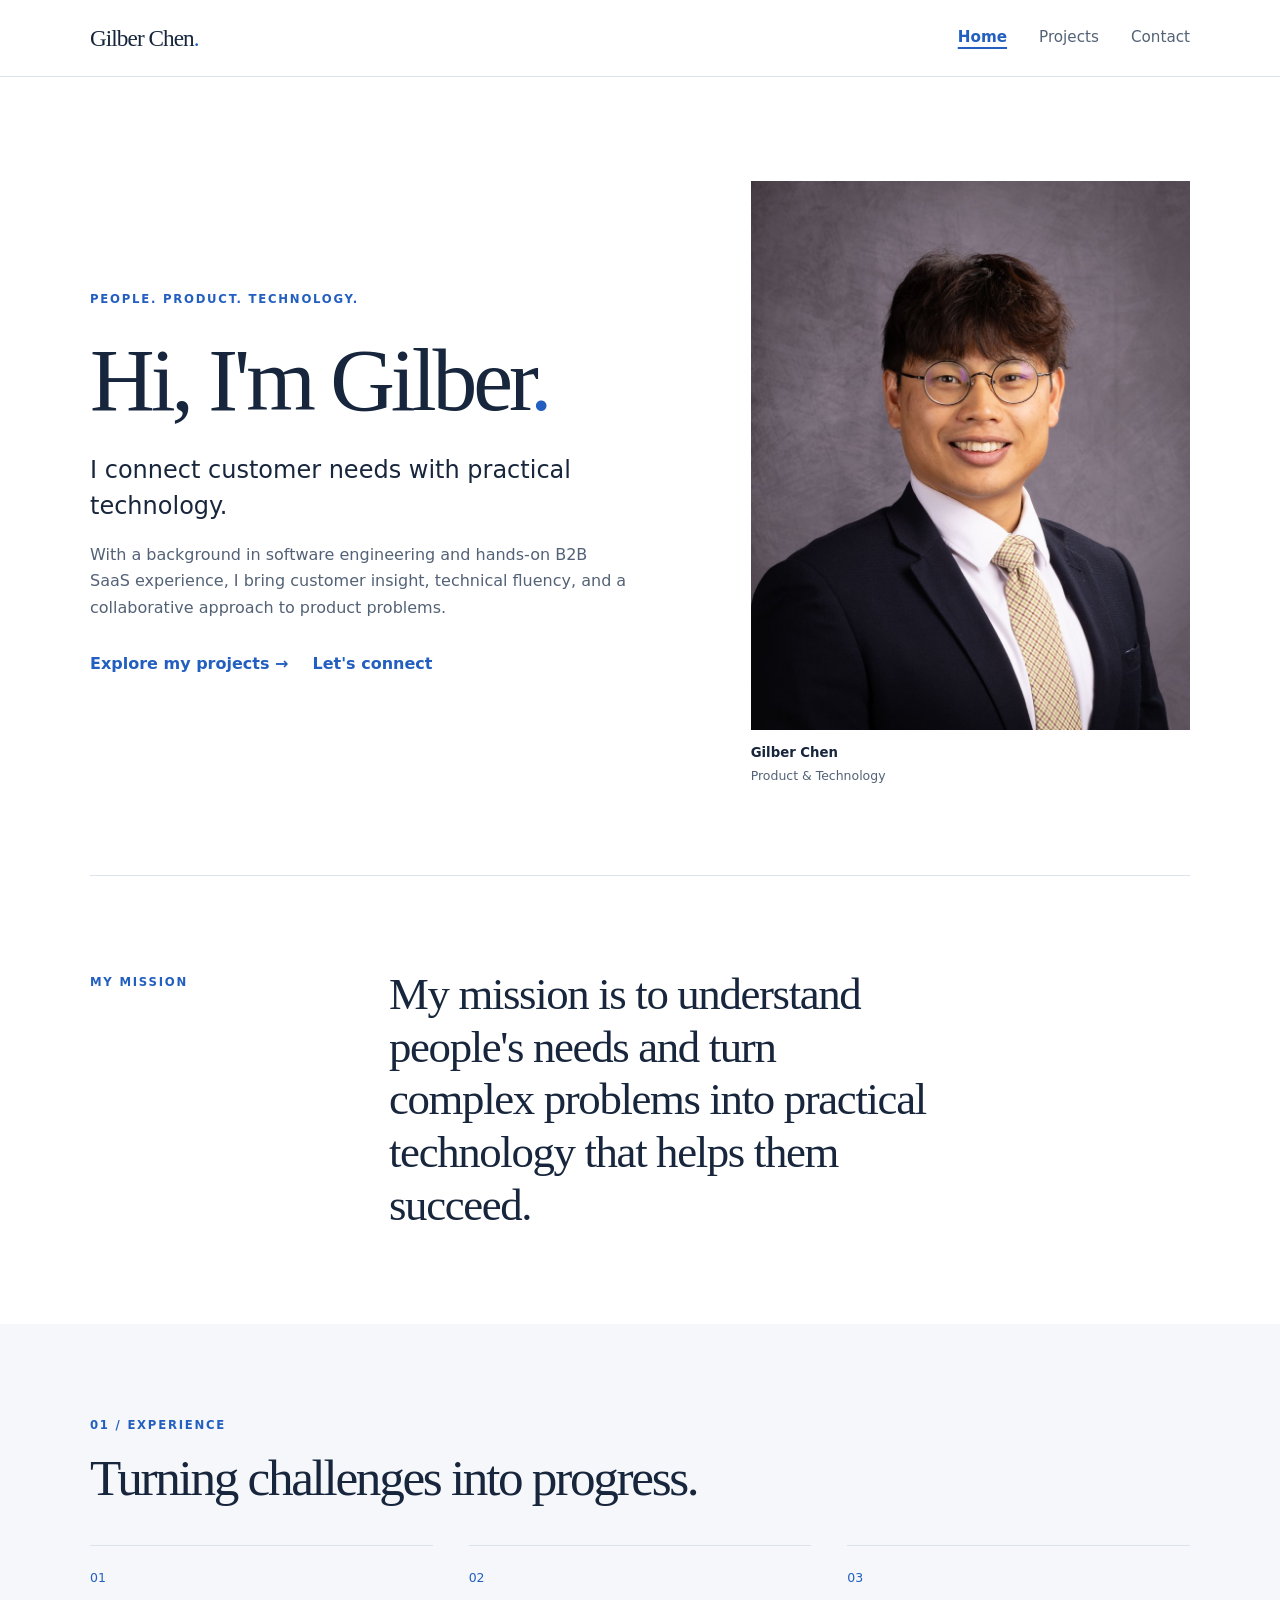
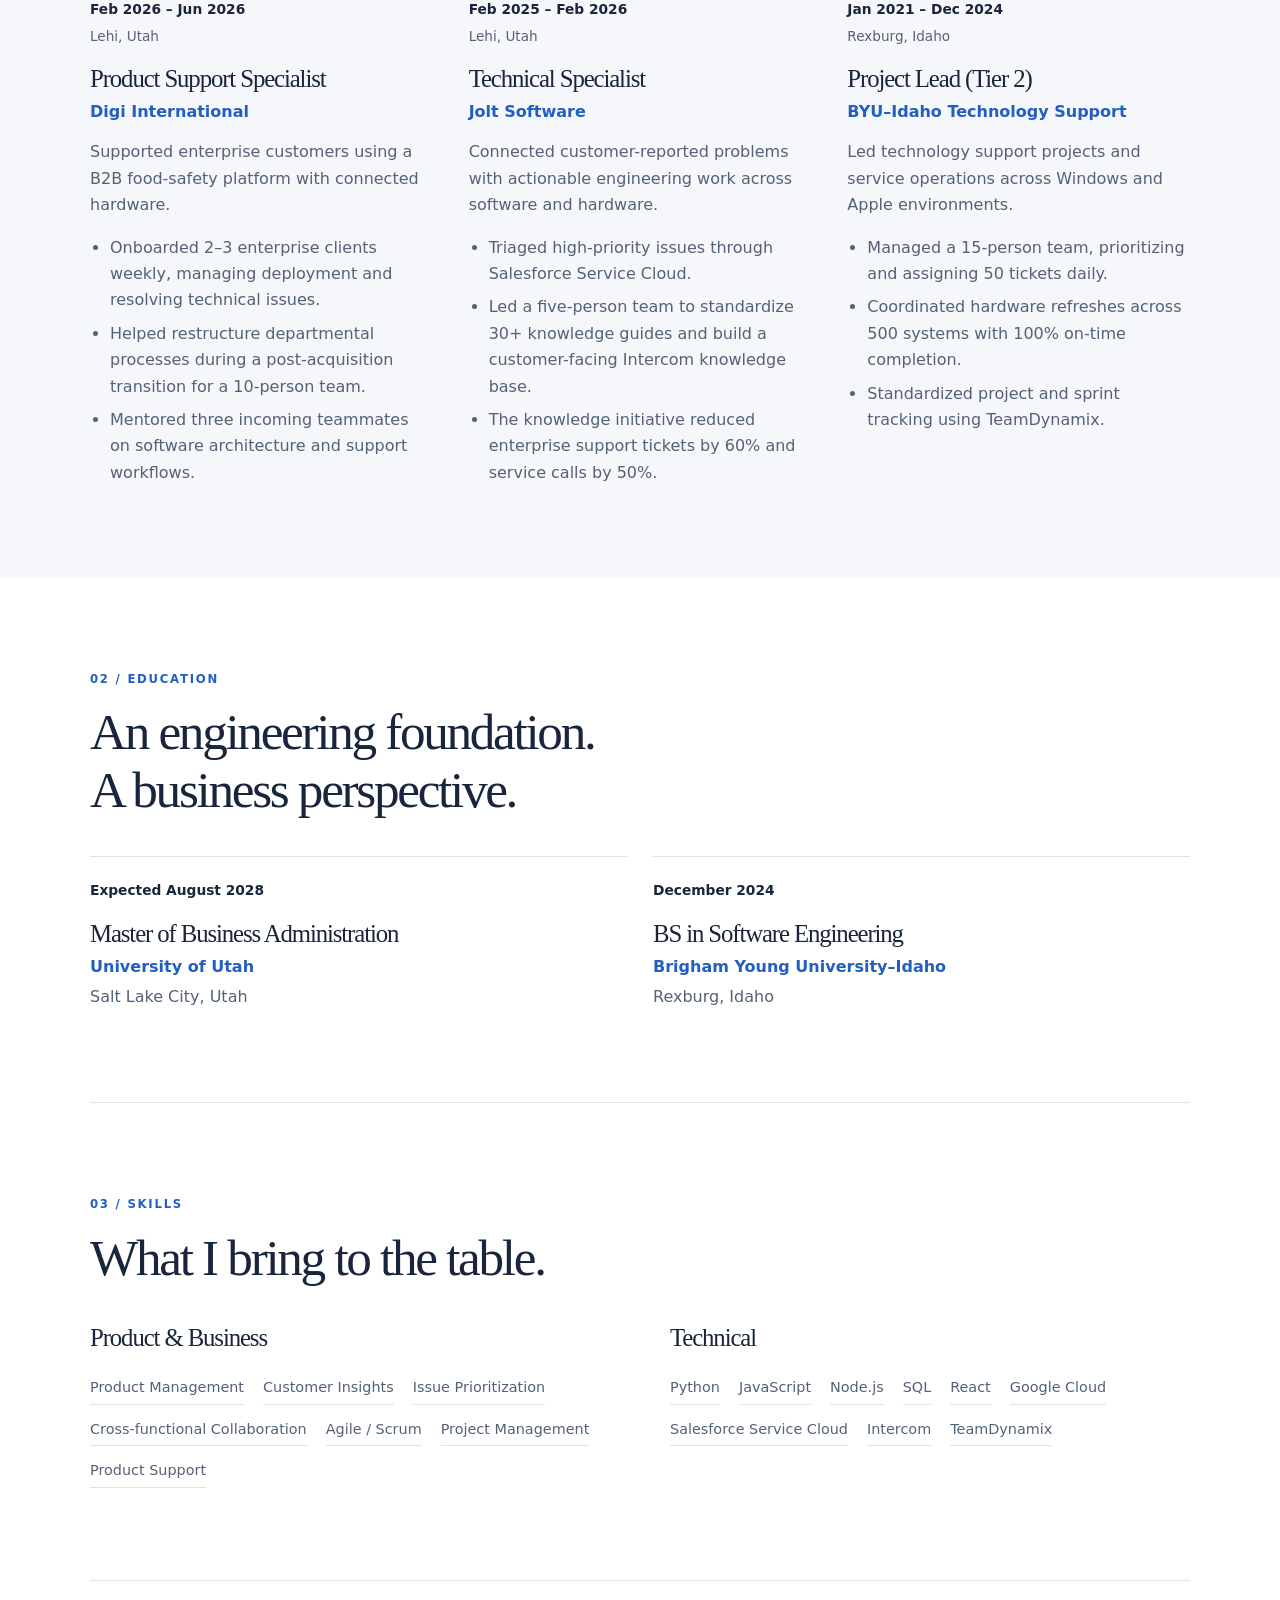
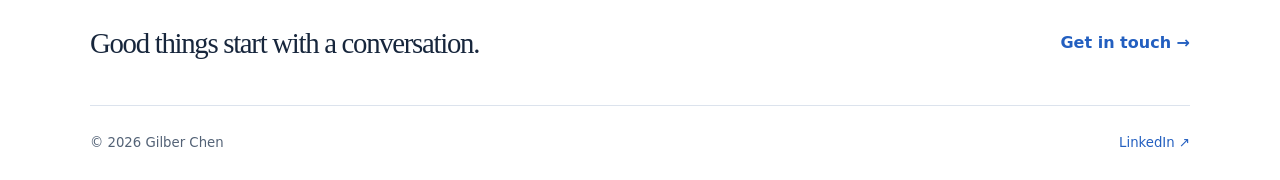
<file: index.html>
<!doctype html>
<html lang="en">
<head>
  <meta charset="utf-8">
  <meta name="viewport" content="width=device-width, initial-scale=1">
  <meta name="description" content="Meet Gilber Chen: a customer-focused professional connecting product management, technology, and practical problem solving.">
  <title>Gilber Chen | Product & Technology</title>
  <link rel="stylesheet" href="assets/styles.css">
  <script src="assets/script.js" defer></script>
</head>
<body>
  <a class="skip-link" href="#main">Skip to content</a>
  <header class="site-header"><div class="container header-inner">
    <a class="brand" href="index.html">Gilber Chen<span class="brand-dot">.</span></a>
    <nav aria-label="Main navigation"><a href="index.html" aria-current="page">Home</a><a href="projects.html">Projects</a><a href="contact.html">Contact</a></nav>
  </div></header>
  <main id="main">
    <section class="container hero" aria-labelledby="intro-title">
      <div class="hero-copy">
        <p class="eyebrow">People. Product. Technology.</p>
        <h1 id="intro-title">Hi, I'm Gilber<span class="brand-dot">.</span></h1>
        <p class="lead">I connect customer needs with practical technology.</p>
        <p>With a background in software engineering and hands-on B2B SaaS experience, I bring customer insight, technical fluency, and a collaborative approach to product problems.</p>
        <div class="actions"><a class="text-link" href="projects.html">Explore my projects <span aria-hidden="true">&rarr;</span></a><a class="text-link" href="contact.html">Let's connect</a></div>
      </div>
      <figure class="portrait"><img src="assets/gilber-chen.jpg" alt="Gilber Chen smiling, wearing glasses and a suit" width="900" height="1190" fetchpriority="high"><figcaption>Gilber Chen <span>Product &amp; Technology</span></figcaption></figure>
    </section>
    <section class="container section mission" aria-labelledby="mission-title">
      <h2 class="eyebrow" id="mission-title">My mission</h2>
      <p>My mission is to understand people's needs and turn complex problems into practical technology that helps them succeed.</p>
    </section>
    <section class="section section-tinted" aria-labelledby="experience-title"><div class="container">
      <div class="section-heading"><p class="eyebrow">01 / Experience</p><h2 id="experience-title">Turning challenges into progress.</h2></div>
      <div class="experience-list">
        <article class="experience"><div><p class="entry-number" aria-hidden="true">01</p><p class="date">Feb 2026 &ndash; Jun 2026</p><p class="location">Lehi, Utah</p></div><div><h3>Product Support Specialist</h3><p class="organization">Digi International</p><p>Supported enterprise customers using a B2B food-safety platform with connected hardware.</p><ul><li>Onboarded 2&ndash;3 enterprise clients weekly, managing deployment and resolving technical issues.</li><li>Helped restructure departmental processes during a post-acquisition transition for a 10-person team.</li><li>Mentored three incoming teammates on software architecture and support workflows.</li></ul></div></article>
        <article class="experience"><div><p class="entry-number" aria-hidden="true">02</p><p class="date">Feb 2025 &ndash; Feb 2026</p><p class="location">Lehi, Utah</p></div><div><h3>Technical Specialist</h3><p class="organization">Jolt Software</p><p>Connected customer-reported problems with actionable engineering work across software and hardware.</p><ul><li>Triaged high-priority issues through Salesforce Service Cloud.</li><li>Led a five-person team to standardize 30+ knowledge guides and build a customer-facing Intercom knowledge base.</li><li>The knowledge initiative reduced enterprise support tickets by 60% and service calls by 50%.</li></ul></div></article>
        <article class="experience"><div><p class="entry-number" aria-hidden="true">03</p><p class="date">Jan 2021 &ndash; Dec 2024</p><p class="location">Rexburg, Idaho</p></div><div><h3>Project Lead (Tier 2)</h3><p class="organization">BYU&ndash;Idaho Technology Support</p><p>Led technology support projects and service operations across Windows and Apple environments.</p><ul><li>Managed a 15-person team, prioritizing and assigning 50 tickets daily.</li><li>Coordinated hardware refreshes across 500 systems with 100% on-time completion.</li><li>Standardized project and sprint tracking using TeamDynamix.</li></ul></div></article>
      </div>
    </div></section>
    <section class="container section" aria-labelledby="education-title"><div class="section-heading"><p class="eyebrow">02 / Education</p><h2 id="education-title">An engineering foundation.<br>A business perspective.</h2></div><div class="education-grid">
      <article class="card"><p class="date">Expected August 2028</p><h3>Master of Business Administration</h3><p class="organization">University of Utah</p><p>Salt Lake City, Utah</p></article>
      <article class="card"><p class="date">December 2024</p><h3>BS in Software Engineering</h3><p class="organization">Brigham Young University&ndash;Idaho</p><p>Rexburg, Idaho</p></article>
    </div></section>
    <section class="container section skills-section" aria-labelledby="skills-title"><div class="section-heading"><p class="eyebrow">03 / Skills</p><h2 id="skills-title">What I bring to the table.</h2></div><div class="skills-grid">
      <div><h3>Product &amp; Business</h3><ul class="tags"><li>Product Management</li><li>Customer Insights</li><li>Issue Prioritization</li><li>Cross-functional Collaboration</li><li>Agile / Scrum</li><li>Project Management</li><li>Product Support</li></ul></div>
      <div><h3>Technical</h3><ul class="tags"><li>Python</li><li>JavaScript</li><li>Node.js</li><li>SQL</li><li>React</li><li>Google Cloud</li><li>Salesforce Service Cloud</li><li>Intercom</li><li>TeamDynamix</li></ul></div>
    </div></section>
    <section class="container closing"><h2>Good things start with a conversation.</h2><a class="text-link" href="contact.html">Get in touch <span aria-hidden="true">&rarr;</span></a></section>
  </main>
  <footer class="container site-footer"><p>&copy; <span data-year>2026</span> Gilber Chen</p><a href="https://www.linkedin.com/in/gilberchen/">LinkedIn <span aria-hidden="true">&nearr;</span></a></footer>
</body>
</html>
</file>
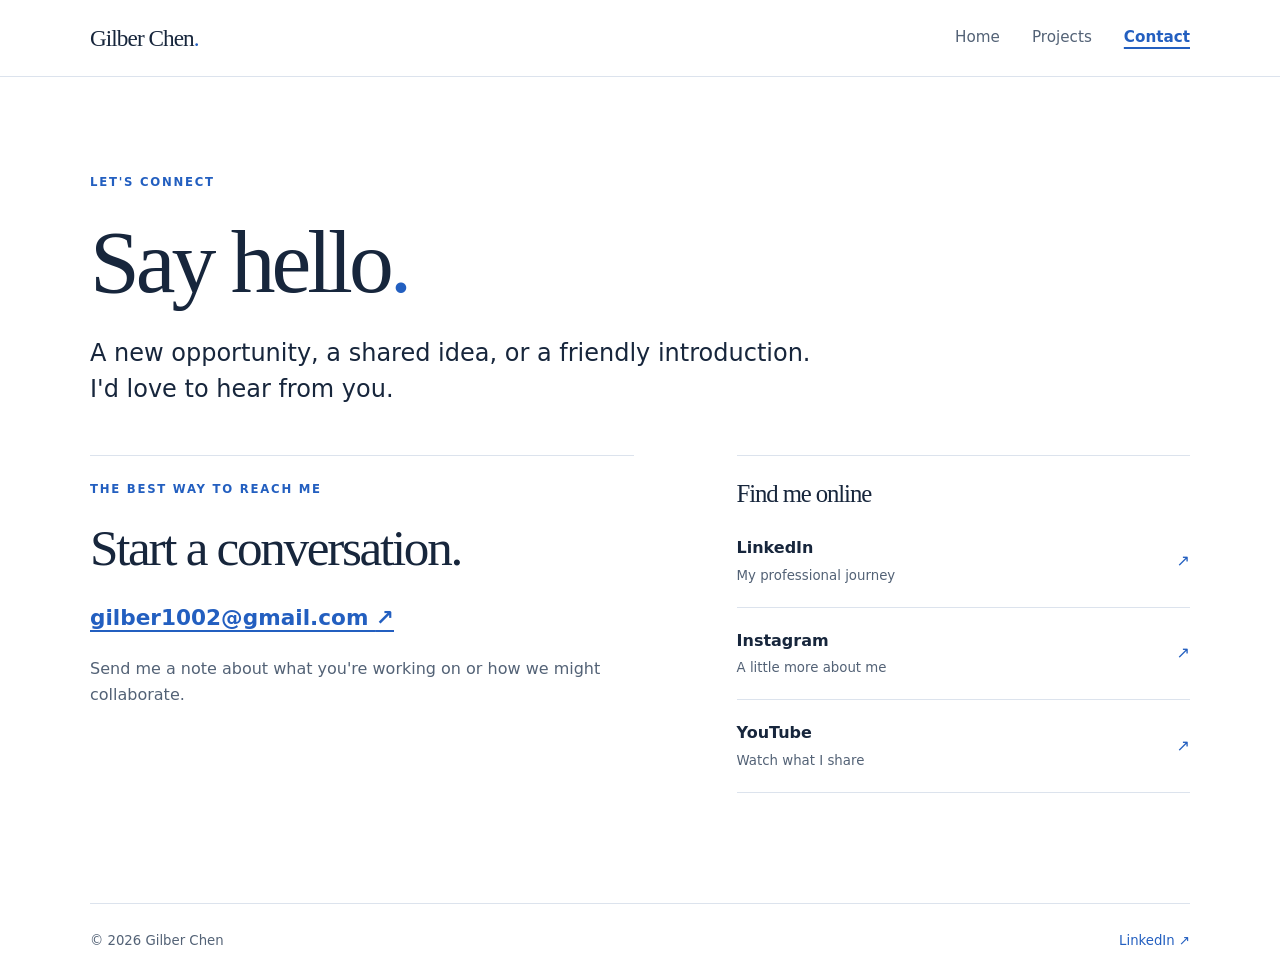
<file: contact.html>
<!doctype html>
<html lang="en">
<head>
  <meta charset="utf-8"><meta name="viewport" content="width=device-width, initial-scale=1">
  <meta name="description" content="Connect with Gilber Chen by email, LinkedIn, Instagram, or YouTube.">
  <title>Contact | Gilber Chen</title><link rel="stylesheet" href="assets/styles.css"><script src="assets/script.js" defer></script>
</head>
<body>
  <a class="skip-link" href="#main">Skip to content</a>
  <header class="site-header"><div class="container header-inner"><a class="brand" href="index.html">Gilber Chen<span class="brand-dot">.</span></a><nav aria-label="Main navigation"><a href="index.html">Home</a><a href="projects.html">Projects</a><a href="contact.html" aria-current="page">Contact</a></nav></div></header>
  <main id="main" class="container page-main">
    <div class="page-intro"><p class="eyebrow">Let's connect</p><h1>Say hello<span class="brand-dot">.</span></h1><p class="lead">A new opportunity, a shared idea, or a friendly introduction.<br>I'd love to hear from you.</p></div>
    <div class="contact-grid">
      <section class="email-section" aria-labelledby="email-title"><p class="eyebrow">The best way to reach me</p><h2 id="email-title">Start a conversation.</h2><a class="email-link" href="mailto:gilber1002@gmail.com">gilber1002@gmail.com <span aria-hidden="true">&nearr;</span></a><p>Send me a note about what you're working on or how we might collaborate.</p></section>
      <section class="social-section" aria-labelledby="social-title"><h2 id="social-title">Find me online</h2><a class="social-link" href="https://www.linkedin.com/in/gilberchen/"><span><strong>LinkedIn</strong><small>My professional journey</small></span><span aria-hidden="true">&nearr;</span></a><a class="social-link" href="https://www.instagram.com/gilbernyy/"><span><strong>Instagram</strong><small>A little more about me</small></span><span aria-hidden="true">&nearr;</span></a><a class="social-link" href="https://www.youtube.com/@Hungry_gilberny"><span><strong>YouTube</strong><small>Watch what I share</small></span><span aria-hidden="true">&nearr;</span></a></section>
    </div>
  </main>
  <footer class="container site-footer"><p>&copy; <span data-year>2026</span> Gilber Chen</p><a href="https://www.linkedin.com/in/gilberchen/">LinkedIn <span aria-hidden="true">&nearr;</span></a></footer>
</body>
</html>
</file>
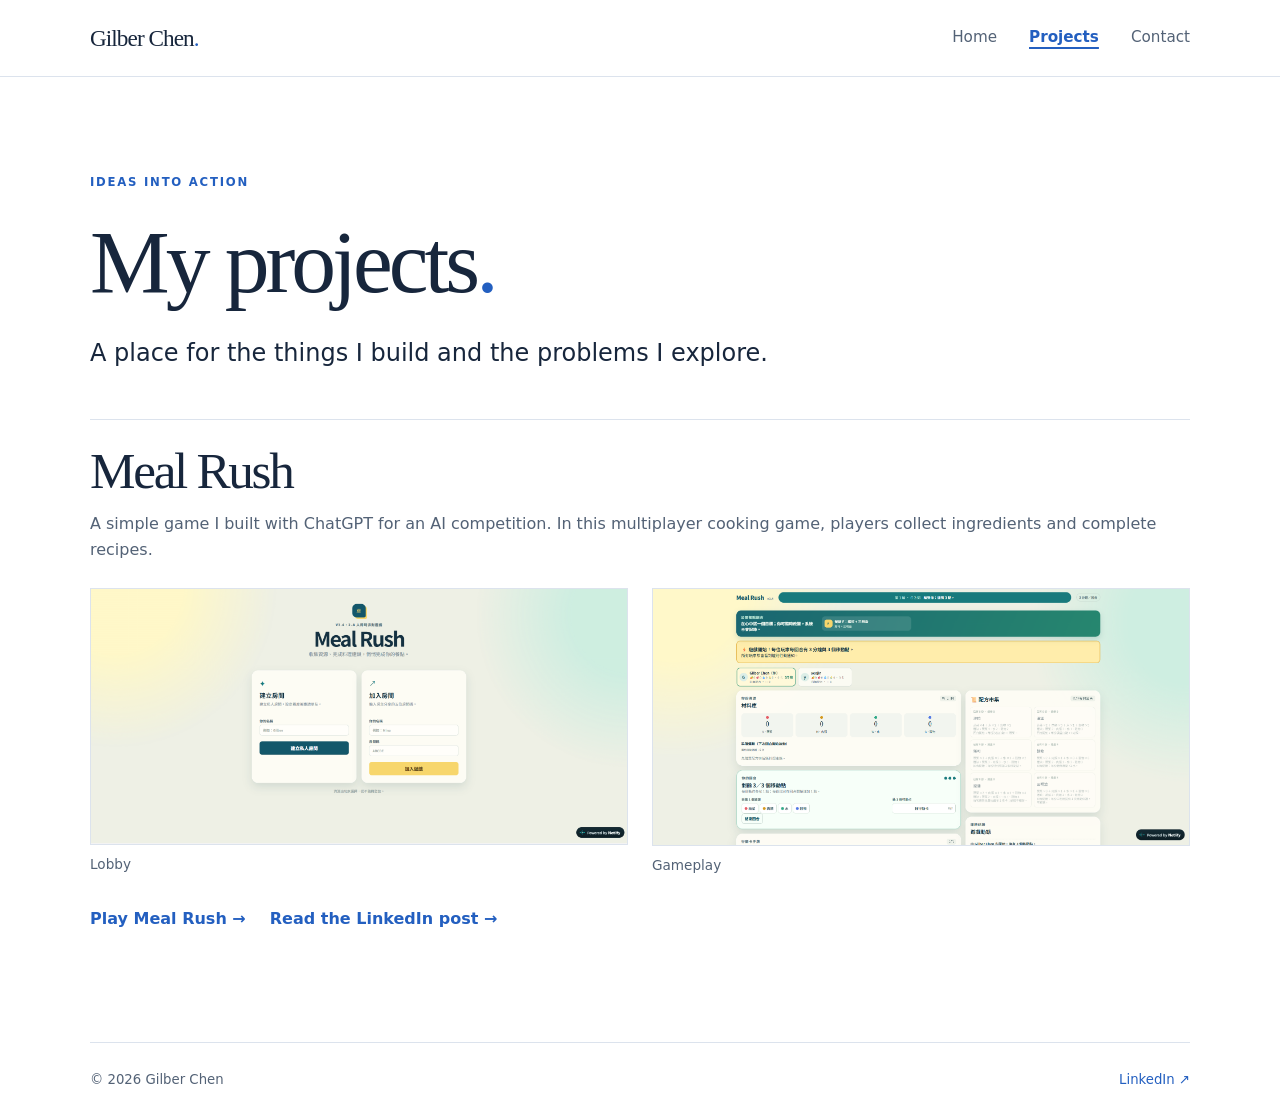
<file: projects.html>
<!doctype html>
<html lang="en">
<head>
  <meta charset="utf-8"><meta name="viewport" content="width=device-width, initial-scale=1">
  <meta name="description" content="Projects by Gilber Chen. A growing collection of product and technology work.">
  <title>Projects | Gilber Chen</title><link rel="stylesheet" href="assets/styles.css"><script src="assets/script.js" defer></script>
</head>
<body>
  <a class="skip-link" href="#main">Skip to content</a>
  <header class="site-header"><div class="container header-inner"><a class="brand" href="index.html">Gilber Chen<span class="brand-dot">.</span></a><nav aria-label="Main navigation"><a href="index.html">Home</a><a href="projects.html" aria-current="page">Projects</a><a href="contact.html">Contact</a></nav></div></header>
  <main id="main" class="container page-main">
    <div class="page-intro"><p class="eyebrow">Ideas into action</p><h1>My projects<span class="brand-dot">.</span></h1><p class="lead">A place for the things I build and the problems I explore.</p></div>
    <section class="project-grid" aria-label="Projects">
      <article class="card featured-project">
        <h2>Meal Rush</h2>
        <p>A simple game I built with ChatGPT for an AI competition. In this multiplayer cooking game, players collect ingredients and complete recipes.</p>
        <div class="project-screenshots">
          <figure><img src="assets/meal-rush-lobby.png" alt="Meal Rush lobby with options to create or join a private room" width="1902" height="906" loading="lazy"><figcaption>Lobby</figcaption></figure>
          <figure><img src="assets/meal-rush-gameplay.png" alt="Meal Rush gameplay showing ingredients, action points, and the recipe market" width="1879" height="897" loading="lazy"><figcaption>Gameplay</figcaption></figure>
        </div>
        <div class="actions">
          <a class="text-link" href="https://lnkd.in/gX_KnEVm">Play Meal Rush <span aria-hidden="true">&rarr;</span></a>
          <a class="text-link" href="https://www.linkedin.com/posts/gilberchen_meal-rush-activity-7518408395360727040-BAwe">Read the LinkedIn post <span aria-hidden="true">&rarr;</span></a>
        </div>
      </article>
    </section>
  </main>
  <footer class="container site-footer"><p>&copy; <span data-year>2026</span> Gilber Chen</p><a href="https://www.linkedin.com/in/gilberchen/">LinkedIn <span aria-hidden="true">&nearr;</span></a></footer>
</body>
</html>
</file>
<file: assets/styles.css>
:root { --ink: #17263c; --muted: #536276; --blue: #235fc0; --line: #dce3ed; --pale: #f5f7fa; --display: Georgia, "Times New Roman", serif; }
* { box-sizing: border-box; }
html { scroll-behavior: smooth; }
body { margin: 0; background: #fff; color: var(--ink); font-family: system-ui, -apple-system, BlinkMacSystemFont, "Segoe UI", sans-serif; line-height: 1.65; display: flex; flex-direction: column; min-height: 100vh; }
main { flex: 1; }
a { color: var(--blue); text-underline-offset: 5px; }
a:hover { text-decoration: underline; }
a:focus-visible { outline: 3px solid var(--blue); outline-offset: 5px; border-radius: 3px; }
h1, h2, h3, p, figure { margin: 0; }
h1, h2, h3 { font-family: var(--display); font-weight: 400; line-height: 1.12; letter-spacing: -.045em; }
h1 { font-size: clamp(3rem, 7vw, 6.4rem); }
h2 { font-size: clamp(2rem, 4vw, 3.45rem); }
h3 { font-size: 1.55rem; }
p { color: var(--muted); }
.container { width: min(1100px, calc(100% - 64px)); margin-inline: auto; }
.site-header { border-bottom: 1px solid var(--line); }
.header-inner { display: flex; justify-content: space-between; align-items: center; min-height: 76px; gap: 24px; }
.brand { color: var(--ink); font-family: var(--display); font-size: 1.45rem; letter-spacing: -.04em; text-decoration: none; white-space: nowrap; }
.brand-dot { color: var(--blue); }
nav { display: flex; gap: 32px; }
nav a { color: var(--muted); font-size: .95rem; text-decoration: none; padding-block: 10px; }
nav a[aria-current] { color: var(--blue); font-weight: 650; text-decoration: underline; text-decoration-thickness: 2px; }
.hero { display: grid; grid-template-columns: minmax(0, 1.3fr) minmax(0, 1fr); align-items: center; gap: clamp(36px, 7vw, 100px); padding-block: 104px 88px; }
.eyebrow { font-family: inherit; text-transform: uppercase; letter-spacing: .15em; font-size: .73rem; font-weight: 700; color: var(--blue); margin-bottom: 20px; }
.lead { font-size: clamp(1.2rem, 2.3vw, 1.5rem); line-height: 1.5; margin-top: 22px; margin-bottom: 18px; color: var(--ink); }
.hero-copy > p:not(.eyebrow) { max-width: 540px; }
.actions { display: flex; align-items: center; flex-wrap: wrap; gap: 24px; margin-top: 30px; }
.text-link { font-weight: 650; text-decoration: none; }
.mission { border-top: 1px solid var(--line); display: grid; grid-template-columns: 1fr 3fr; gap: 32px; }
.mission h2 { margin-top: .55rem; }
.mission p { font-family: var(--display); font-size: clamp(1.8rem, 3.5vw, 3.15rem); line-height: 1.18; letter-spacing: -.03em; color: var(--ink); max-width: 24ch; }
.portrait { width: 100%; max-width: 450px; justify-self: end; }
.portrait img { display: block; width: 100%; height: auto; aspect-ratio: 4 / 5; object-fit: cover; object-position: center 35%; }
.portrait figcaption { padding-top: 12px; font-size: .83rem; font-weight: 650; }
.portrait figcaption span { display: block; color: var(--muted); font-size: .78rem; font-weight: 400; margin-top: 2px; }
.section { padding-block: 92px; }
.section-tinted { background: var(--pale); }
.section-heading { margin-bottom: 38px; max-width: 700px; }
.section-heading .eyebrow { margin-bottom: 14px; }
.experience-list { display: grid; grid-template-columns: repeat(3, minmax(0, 1fr)); gap: 36px; }
.entry-number { color: var(--blue); font-size: .78rem; margin-bottom: 10px; }
.experience h3 { margin-top: 18px; }
.experience { padding-top: 22px; border-top: 1px solid var(--line); }
.date { color: var(--ink); font-size: .86rem; font-weight: 650; }
.location { margin-top: 4px; font-size: .85rem; }
.organization { color: var(--blue); font-weight: 600; margin-block: 6px 14px; }
.experience ul { padding-left: 20px; margin-bottom: 0; color: var(--muted); }
.experience li + li { margin-top: 7px; }
.education-grid, .skills-grid, .project-grid { display: grid; grid-template-columns: repeat(2, minmax(0, 1fr)); gap: 26px; }
.card { padding-top: 22px; border-top: 1px solid var(--line); }
.card h3 { margin-top: 18px; }
.featured-project { grid-column: 1 / -1; }
.project-screenshots { display: grid; grid-template-columns: repeat(2, minmax(0, 1fr)); gap: 24px; margin-top: 24px; }
.project-screenshots img { display: block; width: 100%; height: auto; border: 1px solid var(--line); }
.project-screenshots figcaption { margin-top: 8px; color: var(--muted); font-size: .85rem; }
.project-grid .card p { margin-block: 12px; }
.card .organization { margin-bottom: 4px; }
.skills-section { border-top: 1px solid var(--line); }
.skills-grid { gap: 60px; }
.skills-grid h3 { margin-bottom: 20px; }
.tags { display: flex; flex-wrap: wrap; list-style: none; padding: 0; margin: 0; gap: 9px; }
.tags li { color: var(--muted); border-bottom: 1px solid var(--line); padding: 4px 0; margin-right: 10px; font-size: .9rem; }
.closing { padding-block: 46px; border-top: 1px solid var(--line); display: flex; align-items: center; justify-content: space-between; gap: 26px; }
.closing h2 { max-width: 560px; font-size: 1.8rem; }
.site-footer { border-top: 1px solid var(--line); display: flex; align-items: center; justify-content: space-between; gap: 20px; padding-block: 26px; font-size: .83rem; }
.site-footer a { text-decoration: none; }
.page-main { padding-block: 96px 110px; }
.page-intro { max-width: 780px; margin-bottom: 48px; }
.contact-grid { display: grid; grid-template-columns: minmax(0, 1.2fr) minmax(0, 1fr); gap: clamp(32px, 8vw, 110px); }
.email-section { border-top: 1px solid var(--line); padding-top: 24px; }
.email-section h2 { margin-bottom: 24px; }
.email-link { display: inline-block; font-size: clamp(1rem, 2vw, 1.35rem); font-weight: 650; margin-bottom: 20px; overflow-wrap: anywhere; }
.social-section { border-top: 1px solid var(--line); padding-top: 24px; }
.social-section h2 { font-size: 1.55rem; margin-bottom: 8px; }
.social-link { display: flex; align-items: center; justify-content: space-between; gap: 20px; padding-block: 20px; border-bottom: 1px solid var(--line); text-decoration: none; }
.social-link strong { display: block; color: var(--ink); }
.social-link small { display: block; color: var(--muted); margin-top: 3px; }
.skip-link { position: absolute; top: -100px; left: 16px; background: white; padding: 12px 20px; z-index: 10; }
.skip-link:focus { top: 10px; }
@media (max-width: 850px) {
  .hero { gap: 36px; }
  .contact-grid { gap: 28px; }
  .experience-list { grid-template-columns: 1fr; gap: 30px; }
  .closing { flex-direction: column; align-items: flex-start; }
}
@media (max-width: 640px) {
  .container { width: calc(100% - 40px); }
  .header-inner { min-height: 80px; gap: 14px; }
  .brand { font-size: 1.15rem; }
  nav { gap: 16px; }
  nav a { font-size: .85rem; }
  .hero { grid-template-columns: 1fr; gap: 38px; padding-block: 44px 56px; }
  .portrait { width: min(100%, 380px); justify-self: start; }
  .mission { grid-template-columns: 1fr; gap: 0; }
  .section { padding-block: 52px; }
  .education-grid, .skills-grid, .contact-grid, .project-grid, .project-screenshots { grid-template-columns: 1fr; gap: 24px; }
  .closing { padding-block: 34px; }
  .page-main { padding-block: 44px 64px; }
}
@media (prefers-reduced-motion: reduce) { html { scroll-behavior: auto; } }
</file>
